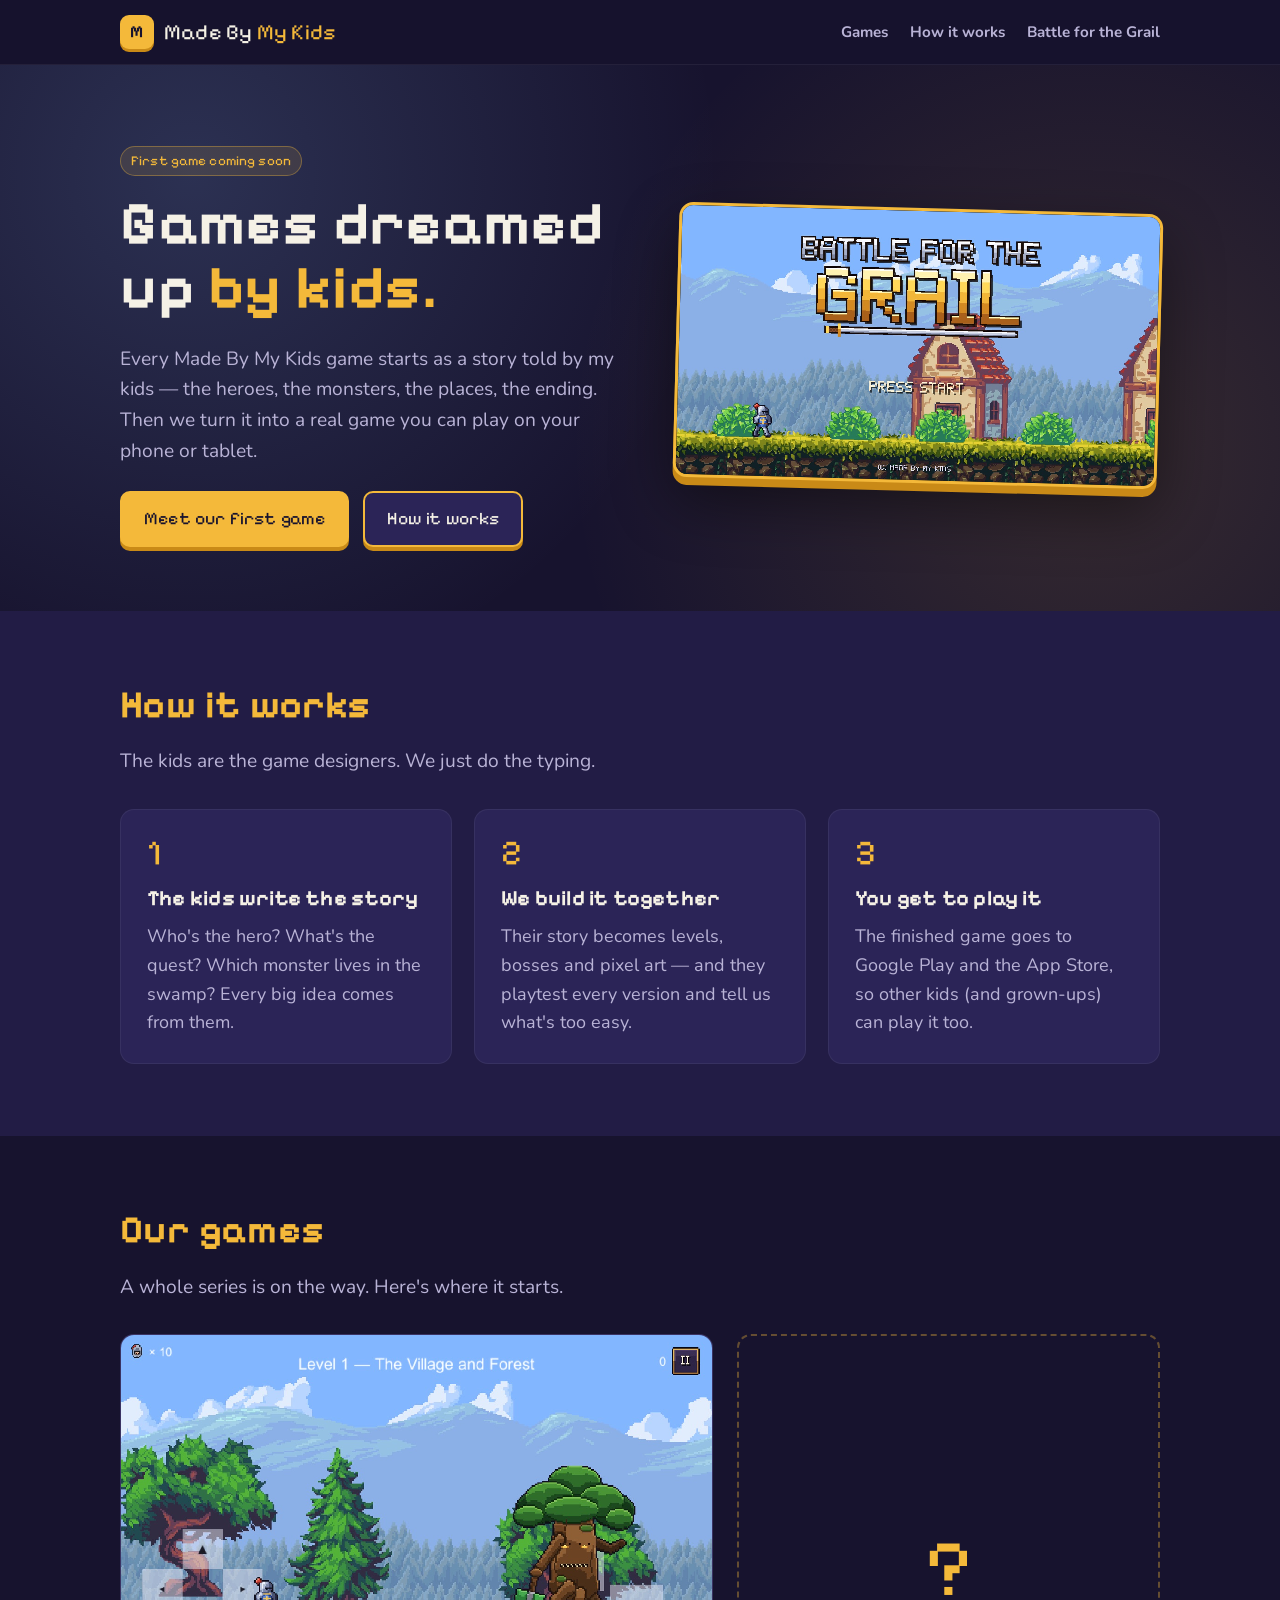
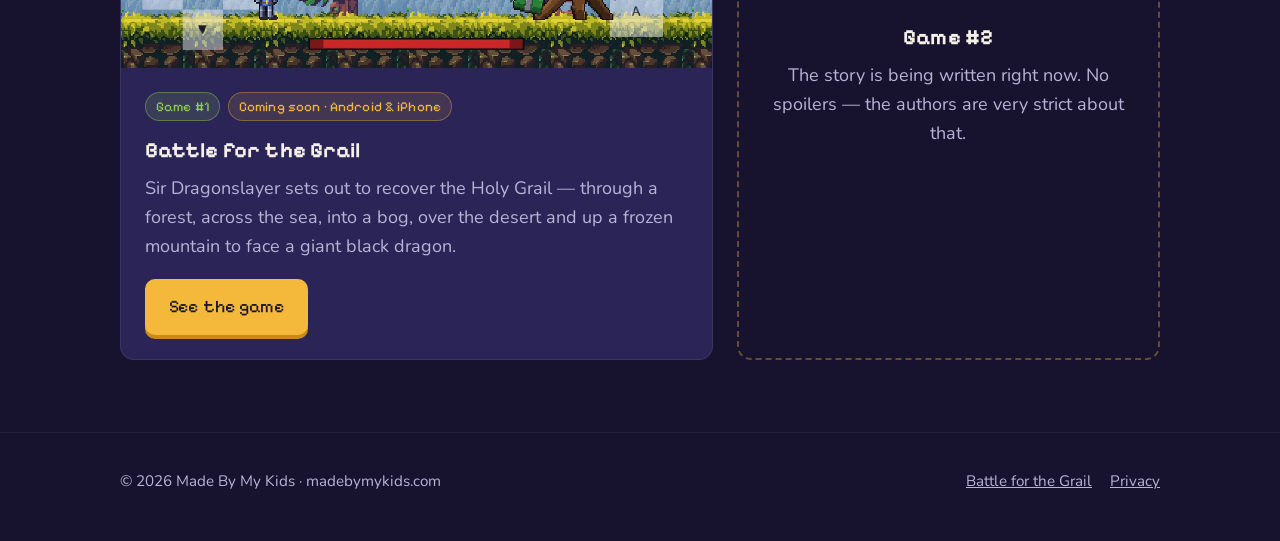
<file: index.html>
<!doctype html>
<html lang="en">
<head>
  <meta charset="utf-8">
  <meta name="viewport" content="width=device-width, initial-scale=1">
  <title>Made By My Kids — games dreamed up by kids</title>
  <meta name="description" content="Made By My Kids makes video games from stories written by kids. Our first game, Battle for the Grail, is a pixel-art knight adventure for Android and iPhone.">
  <meta property="og:title" content="Made By My Kids">
  <meta property="og:description" content="Video games built from stories written by kids.">
  <meta property="og:image" content="https://madebymykids.com/img/grail/splash.jpg">
  <meta property="og:url" content="https://madebymykids.com/">
  <meta name="theme-color" content="#17132e">
  <link rel="icon" type="image/png" href="img/favicon.png">
  <link rel="apple-touch-icon" href="img/apple-touch-icon.png">
  <link rel="preconnect" href="https://fonts.googleapis.com">
  <link rel="preconnect" href="https://fonts.gstatic.com" crossorigin>
  <link href="https://fonts.googleapis.com/css2?family=Nunito:wght@400;700;800&family=Pixelify+Sans:wght@500;700&display=swap" rel="stylesheet">
  <link rel="stylesheet" href="style.css">
</head>
<body>
  <header class="site-header">
    <div class="wrap">
      <a class="brand" href="./"><span class="brand-mark">M</span><span class="brand-text">Made By <span class="crayon">My Kids</span></span></a>
      <nav>
        <a href="#games">Games</a>
        <a class="wide" href="#how">How it works</a>
        <a class="wide" href="battle-for-the-grail/">Battle for the Grail</a>
      </nav>
    </div>
  </header>

  <main>
    <section class="hero">
      <div class="wrap hero-grid">
        <div>
          <span class="tag soon">First game coming soon</span>
          <h1 style="margin-top:16px">Games dreamed up <span class="hl">by kids.</span></h1>
          <p class="lead">Every Made By My Kids game starts as a story told by my kids — the heroes, the monsters, the places, the ending. Then we turn it into a real game you can play on your phone or tablet.</p>
          <div class="btn-row">
            <a class="btn primary" href="battle-for-the-grail/">Meet our first game</a>
            <a class="btn" href="#how">How it works</a>
          </div>
        </div>
        <a href="battle-for-the-grail/" class="frame tilt" aria-label="Battle for the Grail">
          <img class="pixel" src="img/grail/splash.jpg" width="1280" height="720" alt="Battle for the Grail title screen: a knight in blue armor stands in a pixel-art village under a big golden logo.">
        </a>
      </div>
    </section>

    <section id="how" class="alt">
      <div class="wrap">
        <h2>How it works</h2>
        <p class="lead">The kids are the game designers. We just do the typing.</p>
        <div class="steps">
          <div class="step">
            <div class="num">1</div>
            <h3>The kids write the story</h3>
            <p>Who's the hero? What's the quest? Which monster lives in the swamp? Every big idea comes from them.</p>
          </div>
          <div class="step">
            <div class="num">2</div>
            <h3>We build it together</h3>
            <p>Their story becomes levels, bosses and pixel art — and they playtest every version and tell us what's too easy.</p>
          </div>
          <div class="step">
            <div class="num">3</div>
            <h3>You get to play it</h3>
            <p>The finished game goes to Google Play and the App Store, so other kids (and grown-ups) can play it too.</p>
          </div>
        </div>
      </div>
    </section>

    <section id="games">
      <div class="wrap">
        <h2>Our games</h2>
        <p class="lead">A whole series is on the way. Here's where it starts.</p>
        <div class="games">
          <article class="card">
            <a href="battle-for-the-grail/"><img class="pixel" src="img/grail/level1.jpg" width="1280" height="720" alt="Sir Dragonslayer faces the Giant Tree Monster in the forest."></a>
            <div class="body">
              <div class="meta"><span class="tag">Game #1</span><span class="tag soon">Coming soon · Android &amp; iPhone</span></div>
              <h3>Battle for the Grail</h3>
              <p>Sir Dragonslayer sets out to recover the Holy Grail — through a forest, across the sea, into a bog, over the desert and up a frozen mountain to face a giant black dragon.</p>
              <a class="btn primary" href="battle-for-the-grail/">See the game</a>
            </div>
          </article>
          <article class="card next">
            <div class="body">
              <div class="qmark">?</div>
              <h3>Game #2</h3>
              <p>The story is being written right now. No spoilers — the authors are very strict about that.</p>
            </div>
          </article>
        </div>
      </div>
    </section>
  </main>

  <footer class="site-footer">
    <div class="wrap">
      <div>© 2026 Made By My Kids · madebymykids.com</div>
      <nav>
        <a href="battle-for-the-grail/">Battle for the Grail</a>
        <a href="privacy.html">Privacy</a>
      </nav>
    </div>
  </footer>
</body>
</html>
</file>
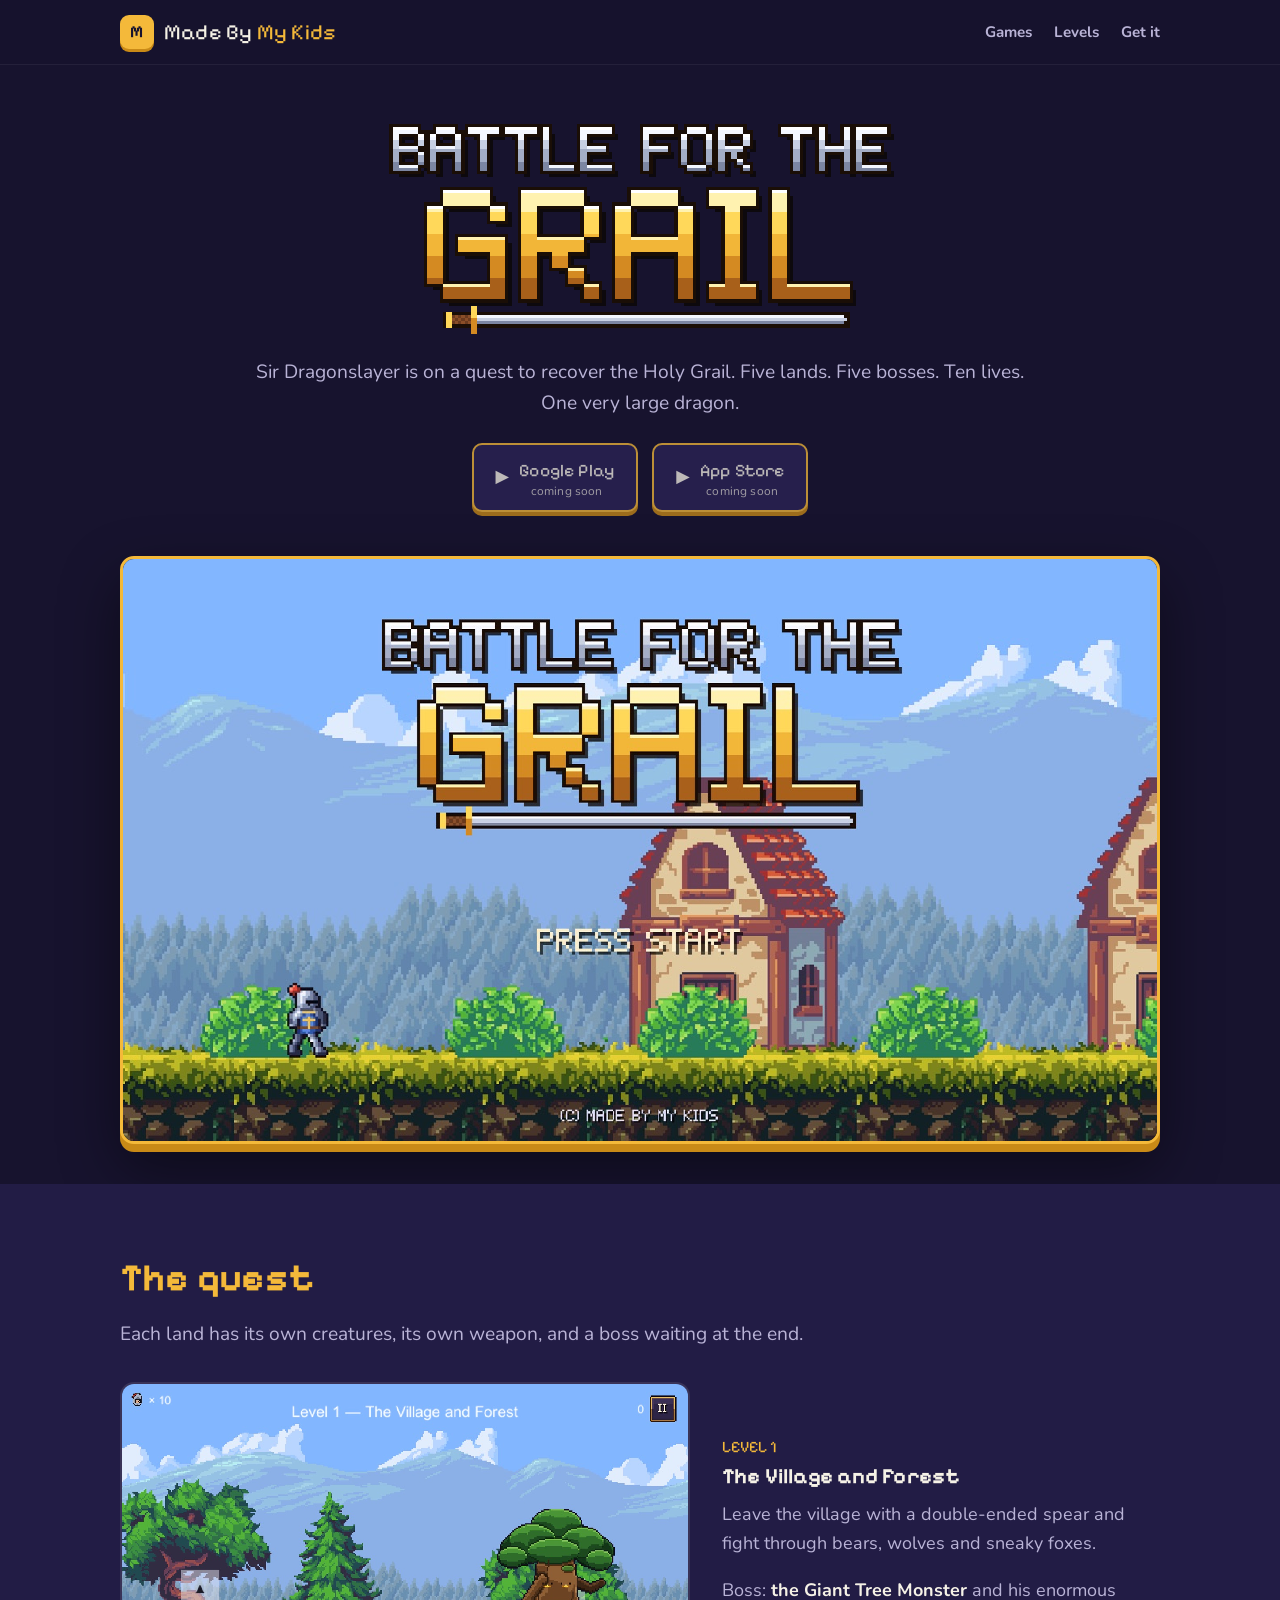
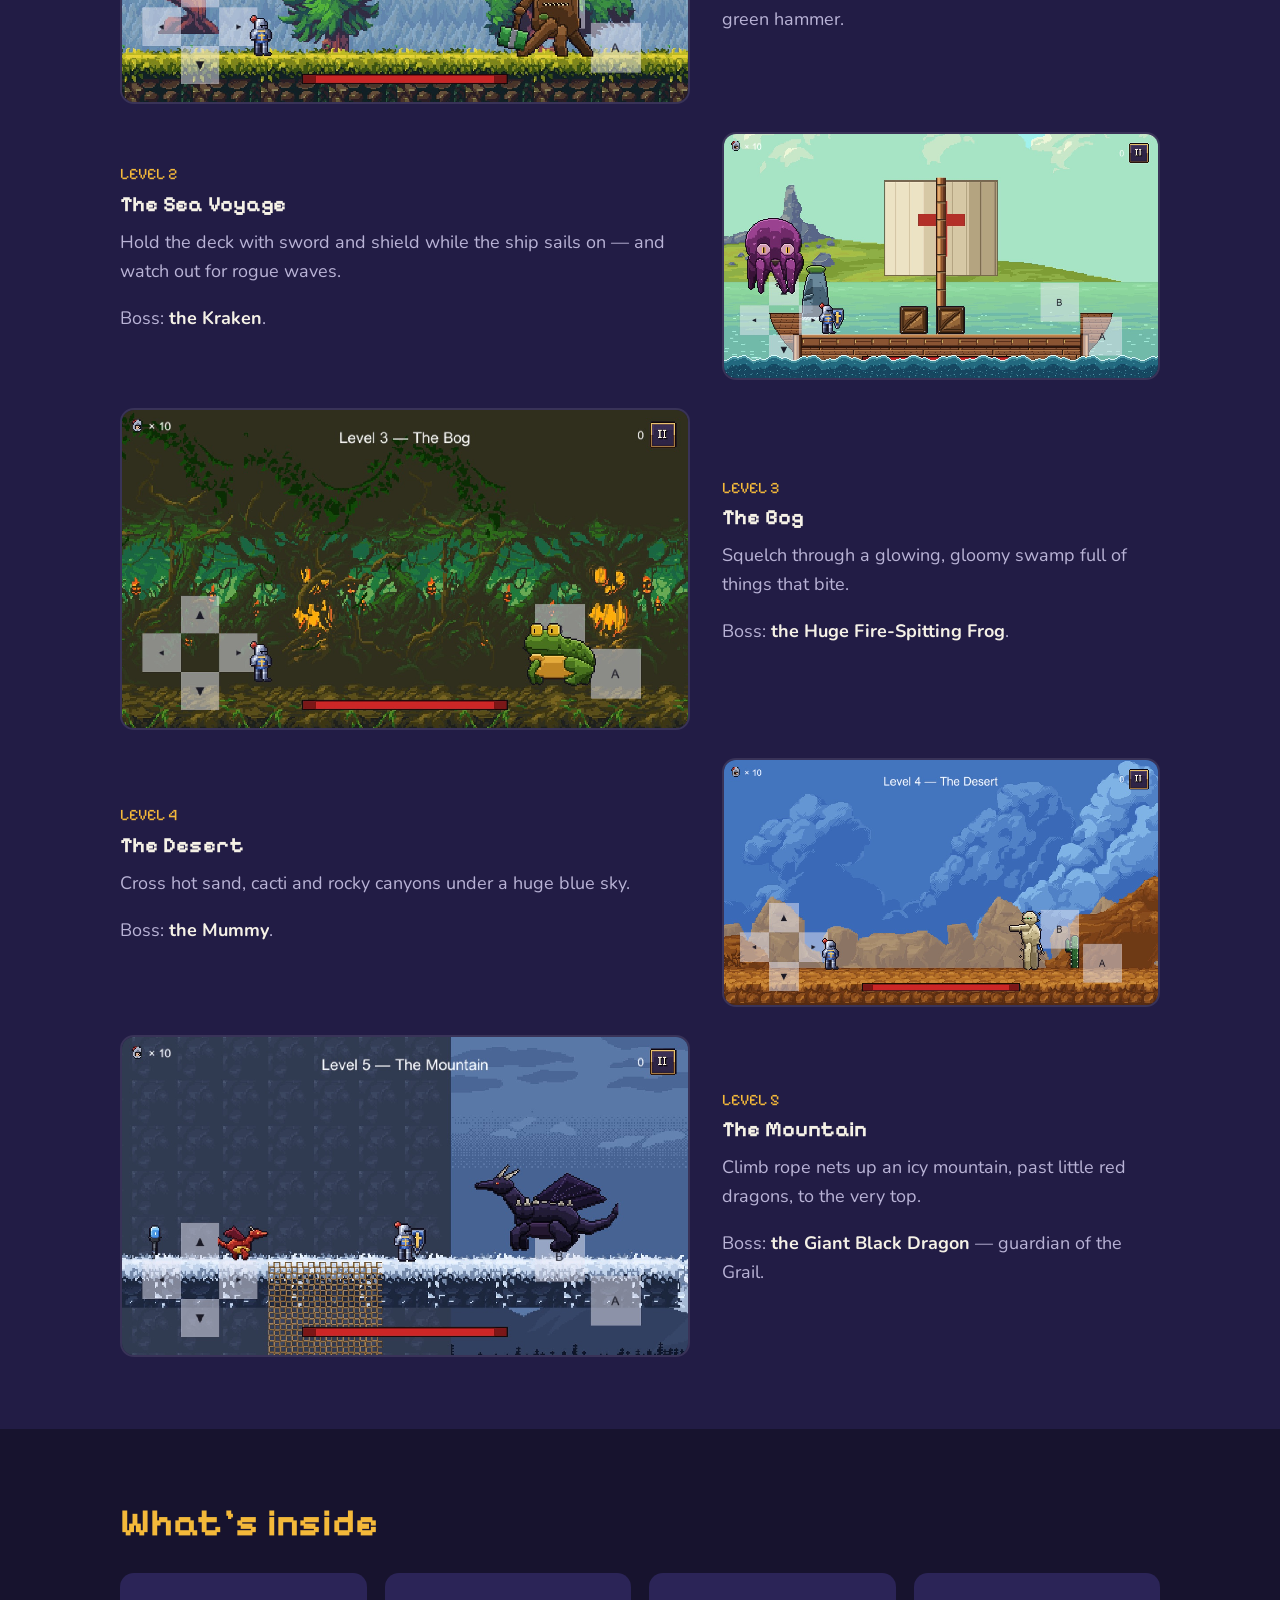
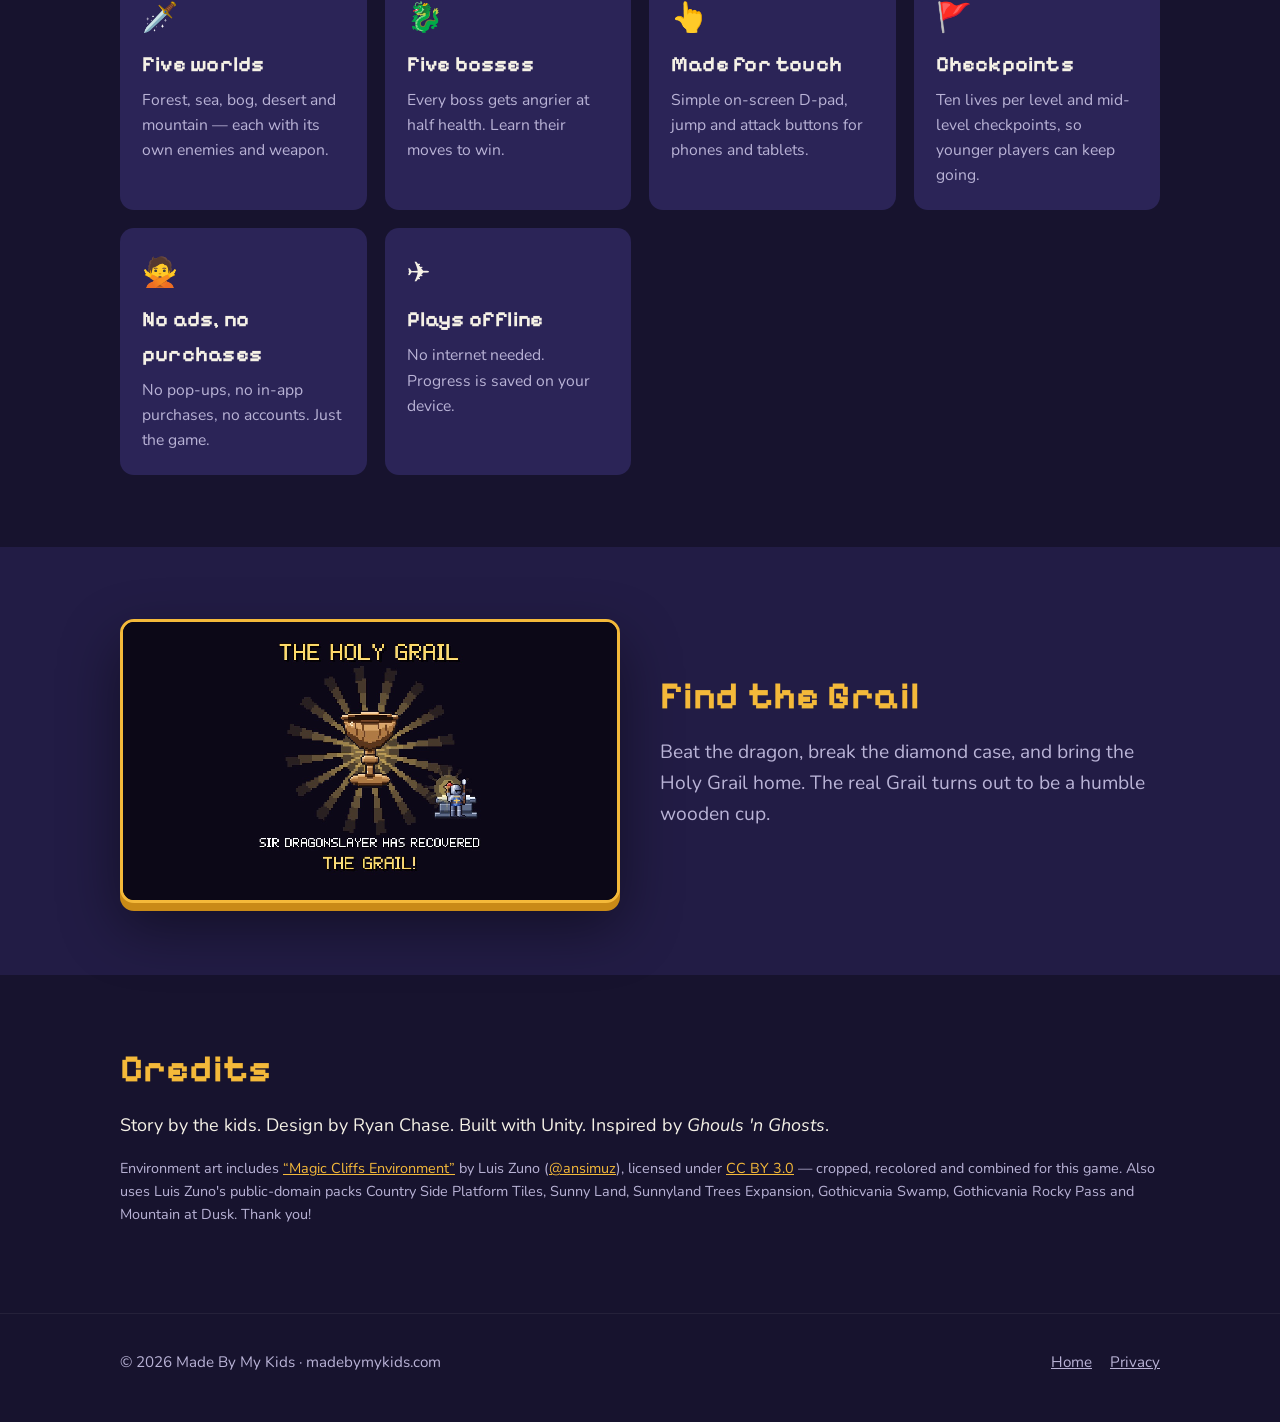
<file: battle-for-the-grail/index.html>
<!doctype html>
<html lang="en">
<head>
  <meta charset="utf-8">
  <meta name="viewport" content="width=device-width, initial-scale=1">
  <title>Battle for the Grail — Made By My Kids</title>
  <meta name="description" content="Battle for the Grail: a 16-bit style knight adventure for Android and iPhone. Five levels, five bosses, one Holy Grail. A Made By My Kids game.">
  <meta property="og:title" content="Battle for the Grail">
  <meta property="og:description" content="Five levels, five bosses, one Holy Grail. A pixel-art knight adventure from Made By My Kids.">
  <meta property="og:image" content="https://madebymykids.com/img/grail/splash.jpg">
  <meta property="og:url" content="https://madebymykids.com/battle-for-the-grail/">
  <meta name="theme-color" content="#17132e">
  <link rel="icon" type="image/png" href="../img/grail/icon.png">
  <link rel="apple-touch-icon" href="../img/apple-touch-icon.png">
  <link rel="preconnect" href="https://fonts.googleapis.com">
  <link rel="preconnect" href="https://fonts.gstatic.com" crossorigin>
  <link href="https://fonts.googleapis.com/css2?family=Nunito:wght@400;700;800&family=Pixelify+Sans:wght@500;700&display=swap" rel="stylesheet">
  <link rel="stylesheet" href="../style.css">
</head>
<body>
  <header class="site-header">
    <div class="wrap">
      <a class="brand" href="../"><span class="brand-mark">M</span><span class="brand-text">Made By <span class="crayon">My Kids</span></span></a>
      <nav>
        <a href="../#games">Games</a>
        <a class="wide" href="#levels">Levels</a>
        <a href="#play">Get it</a>
      </nav>
    </div>
  </header>

  <main>
    <section class="game-hero">
      <div class="wrap">
        <img class="logo pixel" src="../img/grail/logo.png" width="166" height="69" alt="Battle for the Grail">
        <p class="lead">Sir Dragonslayer is on a quest to recover the Holy Grail. Five lands. Five bosses. Ten lives. One very large dragon.</p>
        <div class="btn-row" id="play">
          <span class="btn" aria-disabled="true">▶ <span>Google Play<small>coming soon</small></span></span>
          <span class="btn" aria-disabled="true">▶ <span>App Store<small>coming soon</small></span></span>
        </div>
        <div class="frame">
          <img class="pixel" src="../img/grail/splash.jpg" width="1280" height="720" alt="Battle for the Grail title screen.">
        </div>
      </div>
    </section>

    <section id="levels" class="alt">
      <div class="wrap">
        <h2>The quest</h2>
        <p class="lead">Each land has its own creatures, its own weapon, and a boss waiting at the end.</p>
        <div class="levels">
          <div class="level">
            <div class="shot"><img class="pixel" src="../img/grail/level1.jpg" width="1280" height="720" loading="lazy" alt="Level 1: the knight faces the Giant Tree Monster in a forest."></div>
            <div>
              <div class="num">LEVEL 1</div>
              <h3>The Village and Forest</h3>
              <p>Leave the village with a double-ended spear and fight through bears, wolves and sneaky foxes.</p>
              <p>Boss: <span class="boss">the Giant Tree Monster</span> and his enormous green hammer.</p>
            </div>
          </div>
          <div class="level">
            <div class="shot"><img class="pixel" src="../img/grail/level2.jpg" width="1280" height="720" loading="lazy" alt="Level 2: the knight on a sailing ship as a purple Kraken rises from the sea."></div>
            <div>
              <div class="num">LEVEL 2</div>
              <h3>The Sea Voyage</h3>
              <p>Hold the deck with sword and shield while the ship sails on — and watch out for rogue waves.</p>
              <p>Boss: <span class="boss">the Kraken</span>.</p>
            </div>
          </div>
          <div class="level">
            <div class="shot"><img class="pixel" src="../img/grail/level3.jpg" width="1280" height="720" loading="lazy" alt="Level 3: the knight in a dark swamp facing a giant frog."></div>
            <div>
              <div class="num">LEVEL 3</div>
              <h3>The Bog</h3>
              <p>Squelch through a glowing, gloomy swamp full of things that bite.</p>
              <p>Boss: <span class="boss">the Huge Fire-Spitting Frog</span>.</p>
            </div>
          </div>
          <div class="level">
            <div class="shot"><img class="pixel" src="../img/grail/level4.jpg" width="1280" height="720" loading="lazy" alt="Level 4: the knight in the desert facing a mummy."></div>
            <div>
              <div class="num">LEVEL 4</div>
              <h3>The Desert</h3>
              <p>Cross hot sand, cacti and rocky canyons under a huge blue sky.</p>
              <p>Boss: <span class="boss">the Mummy</span>.</p>
            </div>
          </div>
          <div class="level">
            <div class="shot"><img class="pixel" src="../img/grail/level5.jpg" width="1280" height="720" loading="lazy" alt="Level 5: the knight on a snowy mountain top facing a giant black dragon."></div>
            <div>
              <div class="num">LEVEL 5</div>
              <h3>The Mountain</h3>
              <p>Climb rope nets up an icy mountain, past little red dragons, to the very top.</p>
              <p>Boss: <span class="boss">the Giant Black Dragon</span> — guardian of the Grail.</p>
            </div>
          </div>
        </div>
      </div>
    </section>

    <section>
      <div class="wrap">
        <h2>What's inside</h2>
        <div class="features">
          <div class="feature"><div class="icon">🗡️</div><h3>Five worlds</h3><p>Forest, sea, bog, desert and mountain — each with its own enemies and weapon.</p></div>
          <div class="feature"><div class="icon">🐉</div><h3>Five bosses</h3><p>Every boss gets angrier at half health. Learn their moves to win.</p></div>
          <div class="feature"><div class="icon">👆</div><h3>Made for touch</h3><p>Simple on-screen D-pad, jump and attack buttons for phones and tablets.</p></div>
          <div class="feature"><div class="icon">🚩</div><h3>Checkpoints</h3><p>Ten lives per level and mid-level checkpoints, so younger players can keep going.</p></div>
          <div class="feature"><div class="icon">🙅</div><h3>No ads, no purchases</h3><p>No pop-ups, no in-app purchases, no accounts. Just the game.</p></div>
          <div class="feature"><div class="icon">✈️</div><h3>Plays offline</h3><p>No internet needed. Progress is saved on your device.</p></div>
        </div>
      </div>
    </section>

    <section class="alt">
      <div class="wrap grail-end">
        <div class="frame"><img class="pixel" src="../img/grail/ending.jpg" width="1280" height="720" loading="lazy" alt="The Holy Grail glowing on a dark background beside Sir Dragonslayer."></div>
        <div>
          <h2>Find the Grail</h2>
          <p class="lead">Beat the dragon, break the diamond case, and bring the Holy Grail home. The real Grail turns out to be a humble wooden cup.</p>
        </div>
      </div>
    </section>

    <section id="credits">
      <div class="wrap">
        <h2>Credits</h2>
        <p>Story by the kids. Design by Ryan Chase. Built with Unity. Inspired by <em>Ghouls 'n Ghosts</em>.</p>
        <p class="small-print">Environment art includes <a href="https://opengameart.org/content/magic-cliffs-environment">“Magic Cliffs Environment”</a> by Luis Zuno (<a href="https://ansimuz.com">@ansimuz</a>), licensed under <a href="https://creativecommons.org/licenses/by/3.0/">CC BY 3.0</a> — cropped, recolored and combined for this game. Also uses Luis Zuno's public-domain packs Country Side Platform Tiles, Sunny Land, Sunnyland Trees Expansion, Gothicvania Swamp, Gothicvania Rocky Pass and Mountain at Dusk. Thank you!</p>
      </div>
    </section>
  </main>

  <footer class="site-footer">
    <div class="wrap">
      <div>© 2026 Made By My Kids · madebymykids.com</div>
      <nav>
        <a href="../">Home</a>
        <a href="../privacy.html">Privacy</a>
      </nav>
    </div>
  </footer>
</body>
</html>
</file>
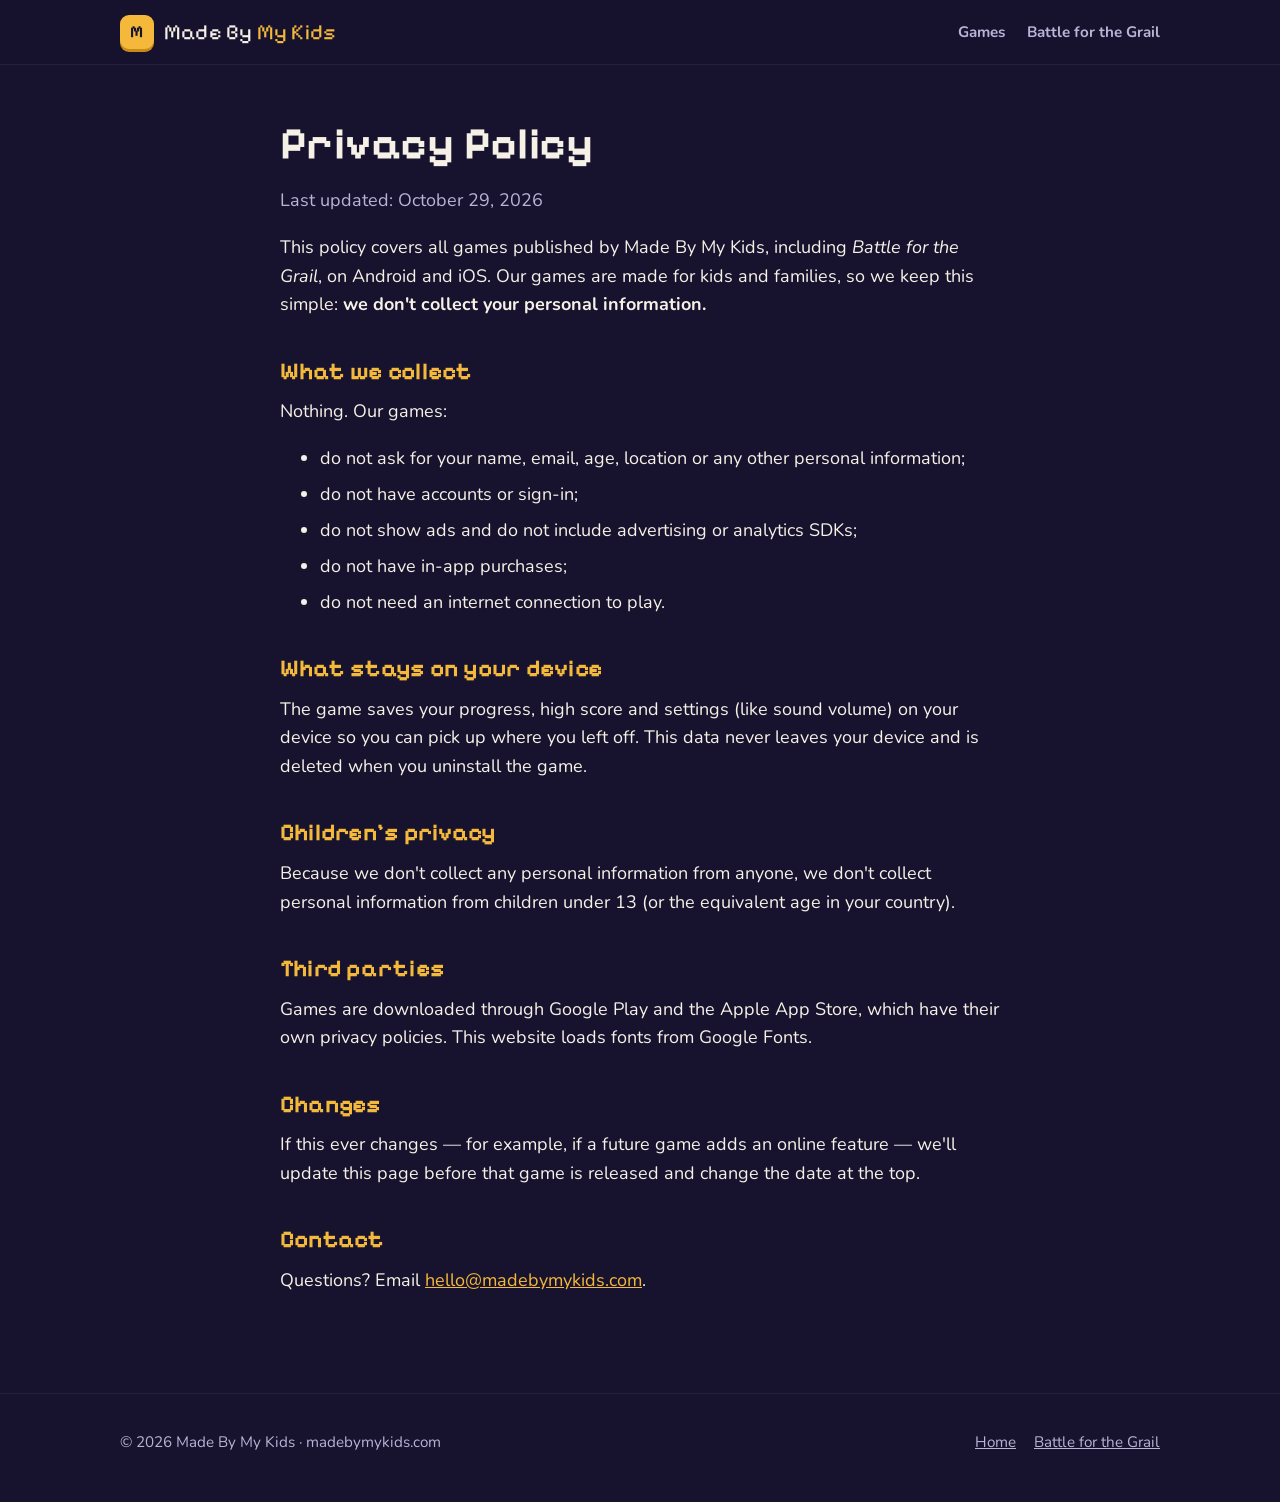
<file: privacy.html>
<!doctype html>
<html lang="en">
<head>
  <meta charset="utf-8">
  <meta name="viewport" content="width=device-width, initial-scale=1">
  <title>Privacy Policy — Made By My Kids</title>
  <meta name="description" content="Privacy policy for Made By My Kids games. Our games do not collect personal information.">
  <meta name="theme-color" content="#17132e">
  <link rel="icon" type="image/png" href="img/favicon.png">
  <link rel="preconnect" href="https://fonts.googleapis.com">
  <link rel="preconnect" href="https://fonts.gstatic.com" crossorigin>
  <link href="https://fonts.googleapis.com/css2?family=Nunito:wght@400;700;800&family=Pixelify+Sans:wght@500;700&display=swap" rel="stylesheet">
  <link rel="stylesheet" href="style.css">
</head>
<body>
  <header class="site-header">
    <div class="wrap">
      <a class="brand" href="./"><span class="brand-mark">M</span><span class="brand-text">Made By <span class="crayon">My Kids</span></span></a>
      <nav>
        <a href="./#games">Games</a>
        <a class="wide" href="battle-for-the-grail/">Battle for the Grail</a>
      </nav>
    </div>
  </header>

  <main class="prose">
    <h1>Privacy Policy</h1>
    <p class="updated">Last updated: October 29, 2026</p>

    <p>This policy covers all games published by Made By My Kids, including <em>Battle for the Grail</em>, on Android and iOS. Our games are made for kids and families, so we keep this simple: <strong>we don't collect your personal information.</strong></p>

    <h2>What we collect</h2>
    <p>Nothing. Our games:</p>
    <ul>
      <li>do not ask for your name, email, age, location or any other personal information;</li>
      <li>do not have accounts or sign-in;</li>
      <li>do not show ads and do not include advertising or analytics SDKs;</li>
      <li>do not have in-app purchases;</li>
      <li>do not need an internet connection to play.</li>
    </ul>

    <h2>What stays on your device</h2>
    <p>The game saves your progress, high score and settings (like sound volume) on your device so you can pick up where you left off. This data never leaves your device and is deleted when you uninstall the game.</p>

    <h2>Children's privacy</h2>
    <p>Because we don't collect any personal information from anyone, we don't collect personal information from children under 13 (or the equivalent age in your country).</p>

    <h2>Third parties</h2>
    <p>Games are downloaded through Google Play and the Apple App Store, which have their own privacy policies. This website loads fonts from Google Fonts.</p>

    <h2>Changes</h2>
    <p>If this ever changes — for example, if a future game adds an online feature — we'll update this page before that game is released and change the date at the top.</p>

    <h2>Contact</h2>
    <p>Questions? Email <a href="mailto:hello@madebymykids.com">hello@madebymykids.com</a>.</p>
  </main>

  <footer class="site-footer">
    <div class="wrap">
      <div>© 2026 Made By My Kids · madebymykids.com</div>
      <nav>
        <a href="./">Home</a>
        <a href="battle-for-the-grail/">Battle for the Grail</a>
      </nav>
    </div>
  </footer>
</body>
</html>
</file>
<file: style.css>
/* Made By My Kids — shared styles. Palette pulled from Battle for the Grail's UI. */
:root {
  --night: #17132e;
  --night-2: #221c45;
  --panel: #2b2457;
  --gold: #f4b93a;
  --gold-deep: #c98a17;
  --sky: #8ab8f7;
  --leaf: #8fd14f;
  --ink: #f5f1e6;
  --muted: #b9b3d6;
  --line: rgba(244, 185, 58, 0.35);
  --radius: 14px;
  --max: 1080px;
}

* { box-sizing: border-box; }
html { scroll-behavior: smooth; }
body {
  margin: 0;
  background: var(--night);
  color: var(--ink);
  font: 18px/1.6 "Nunito", system-ui, -apple-system, sans-serif;
  -webkit-font-smoothing: antialiased;
}
img { max-width: 100%; height: auto; display: block; }
/* grid children default to min-width:auto, which lets 1280px images blow out the column */
.hero-grid > *, .games > *, .level > *, .grail-end > *, .steps > * { min-width: 0; }
.pixel { image-rendering: pixelated; image-rendering: crisp-edges; }
a { color: var(--gold); }
a:hover { color: #ffd77a; }

h1, h2, h3, .brand, .btn, .tag {
  font-family: "Pixelify Sans", "Nunito", system-ui, sans-serif;
  letter-spacing: 0.01em;
}
h1 { font-size: clamp(2.2rem, 6vw, 3.8rem); line-height: 1.05; margin: 0 0 0.4em; }
h2 { font-size: clamp(1.7rem, 4vw, 2.4rem); line-height: 1.15; margin: 0 0 0.5em; color: var(--gold); }
h3 { font-size: 1.35rem; margin: 0 0 0.3em; }
p { margin: 0 0 1em; }
.lead { font-size: 1.2rem; color: var(--muted); max-width: 40em; }

.wrap { width: 100%; max-width: var(--max); margin: 0 auto; padding: 0 20px; }
section { padding: 72px 0; }
section.alt { background: var(--night-2); }

/* Header */
.site-header {
  position: sticky; top: 0; z-index: 10;
  background: rgba(23, 19, 46, 0.92);
  backdrop-filter: blur(8px);
  border-bottom: 1px solid rgba(255, 255, 255, 0.06);
}
.site-header .wrap { display: flex; align-items: center; justify-content: space-between; height: 64px; gap: 16px; }
.brand { display: flex; align-items: center; gap: 10px; font-size: 1.35rem; color: var(--ink); text-decoration: none; white-space: nowrap; }
.brand .crayon { color: var(--gold); }
.brand-mark {
  width: 34px; height: 34px; border-radius: 9px; display: grid; place-items: center;
  background: var(--gold); color: var(--night); font-size: 1.05rem; font-weight: 700;
  box-shadow: 0 3px 0 var(--gold-deep);
}
.site-header nav { display: flex; gap: 22px; }
.site-header nav a { color: var(--muted); text-decoration: none; font-weight: 700; font-size: 0.95rem; }
.site-header nav a:hover, .site-header nav a[aria-current] { color: var(--ink); }

/* Buttons */
.btn {
  display: inline-flex; align-items: center; gap: 10px;
  padding: 12px 22px; border-radius: 10px; font-size: 1.1rem;
  text-decoration: none; border: 2px solid var(--gold);
  background: var(--panel); color: var(--ink);
  box-shadow: 0 4px 0 var(--gold-deep);
  transition: transform 0.08s, box-shadow 0.08s;
}
.btn:hover { color: var(--ink); transform: translateY(-1px); }
.btn:active { transform: translateY(3px); box-shadow: 0 1px 0 var(--gold-deep); }
.btn.primary { background: var(--gold); color: var(--night); }
.btn.primary:hover { color: var(--night); }
.btn[aria-disabled="true"] { opacity: 0.75; cursor: default; pointer-events: none; }
.btn small { font-family: "Nunito", sans-serif; font-size: 0.75rem; opacity: 0.8; display: block; line-height: 1.1; }
.btn-row { display: flex; flex-wrap: wrap; gap: 14px; margin-top: 24px; }

.tag {
  display: inline-block; padding: 3px 10px; border-radius: 999px; font-size: 0.85rem;
  background: rgba(143, 209, 79, 0.15); color: var(--leaf); border: 1px solid rgba(143, 209, 79, 0.4);
}
.tag.soon { background: rgba(244, 185, 58, 0.12); color: var(--gold); border-color: var(--line); }

/* Hero */
.hero { padding: 80px 0 64px; position: relative; overflow: hidden; }
.hero::before {
  content: ""; position: absolute; inset: 0; z-index: -1;
  background:
    radial-gradient(circle at 15% 20%, rgba(138, 184, 247, 0.18), transparent 45%),
    radial-gradient(circle at 85% 70%, rgba(244, 185, 58, 0.14), transparent 45%);
}
.hero h1 .hl { color: var(--gold); }
.hero-grid { display: grid; grid-template-columns: 1.05fr 1fr; gap: 48px; align-items: center; }
.frame {
  border-radius: var(--radius); overflow: hidden;
  border: 3px solid var(--gold); box-shadow: 0 8px 0 var(--gold-deep), 0 24px 60px rgba(0, 0, 0, 0.45);
  background: #000;
}
.frame.tilt { transform: rotate(1.5deg); }

/* Steps */
.steps { display: grid; grid-template-columns: repeat(3, 1fr); gap: 22px; margin-top: 32px; }
.step { background: var(--panel); border-radius: var(--radius); padding: 26px; border: 1px solid rgba(255, 255, 255, 0.06); }
.step .num {
  font-family: "Pixelify Sans", sans-serif; font-size: 2.2rem; color: var(--gold); line-height: 1; margin-bottom: 10px;
}
.step p { color: var(--muted); margin: 0; }

/* Game cards */
.games { display: grid; grid-template-columns: 1.4fr 1fr; gap: 24px; margin-top: 32px; }
.card {
  background: var(--panel); border-radius: var(--radius); overflow: hidden;
  border: 1px solid rgba(255, 255, 255, 0.07); display: flex; flex-direction: column;
}
.card .body { padding: 24px; flex: 1; display: flex; flex-direction: column; }
.card .body p { color: var(--muted); }
.card .meta { display: flex; gap: 8px; flex-wrap: wrap; margin-bottom: 12px; }
.card .body .btn { align-self: flex-start; margin-top: auto; }
.card.next {
  border: 2px dashed var(--line); background: transparent; justify-content: center; text-align: center;
}
.card.next .body { justify-content: center; align-items: center; }
.card.next .qmark { font-family: "Pixelify Sans", sans-serif; font-size: 5rem; color: var(--gold); line-height: 1; margin-bottom: 12px; }

/* Game page */
.game-hero { padding: 56px 0 40px; text-align: center; }
.game-hero .logo { width: min(520px, 90%); margin: 0 auto 20px; }
.game-hero .lead { margin: 0 auto; }
.game-hero .btn-row { justify-content: center; }
.game-hero .frame { margin-top: 44px; }

.levels { display: grid; gap: 28px; margin-top: 32px; }
.level { display: grid; grid-template-columns: 1.3fr 1fr; gap: 32px; align-items: center; }
.level:nth-child(even) .shot { order: 2; }
.level .shot { border-radius: var(--radius); overflow: hidden; border: 2px solid rgba(255, 255, 255, 0.1); }
.level .num { color: var(--gold); font-family: "Pixelify Sans", sans-serif; font-size: 1rem; }
.level p { color: var(--muted); }
.level .boss { color: var(--ink); font-weight: 700; }

.features { display: grid; grid-template-columns: repeat(auto-fit, minmax(220px, 1fr)); gap: 18px; margin-top: 28px; }
.feature { background: var(--panel); border-radius: var(--radius); padding: 22px; }
.feature .icon { font-size: 1.8rem; margin-bottom: 6px; }
.feature p { color: var(--muted); margin: 0; font-size: 0.98rem; }

.grail-end { display: grid; grid-template-columns: 1fr 1fr; gap: 40px; align-items: center; }

/* Prose pages */
.prose { max-width: 760px; padding: 56px 20px 80px; margin: 0 auto; }
.prose h1 { font-size: clamp(2rem, 5vw, 2.8rem); }
.prose h2 { font-size: 1.5rem; margin-top: 1.6em; }
.prose li { margin-bottom: 0.4em; }
.prose .updated { color: var(--muted); }

.small-print { font-size: 0.9rem; color: var(--muted); }

/* Footer */
.site-footer { border-top: 1px solid rgba(255, 255, 255, 0.06); padding: 36px 0 48px; color: var(--muted); font-size: 0.95rem; }
.site-footer .wrap { display: flex; justify-content: space-between; gap: 20px; flex-wrap: wrap; }
.site-footer a { color: var(--muted); }
.site-footer nav { display: flex; gap: 18px; }

@media (max-width: 820px) {
  section { padding: 56px 0; }
  .hero { padding: 48px 0; }
  .hero-grid, .games, .grail-end, .level { grid-template-columns: 1fr; gap: 28px; }
  .level:nth-child(even) .shot { order: 0; }
  .steps { grid-template-columns: 1fr; }
  .frame.tilt { transform: none; }
  .site-header nav { gap: 14px; }
  .site-header nav .wide { display: none; }
  .hero-grid .frame { order: -1; }
}
@media (max-width: 420px) {
  .brand-text { font-size: 1.1rem; }
}
</file>
